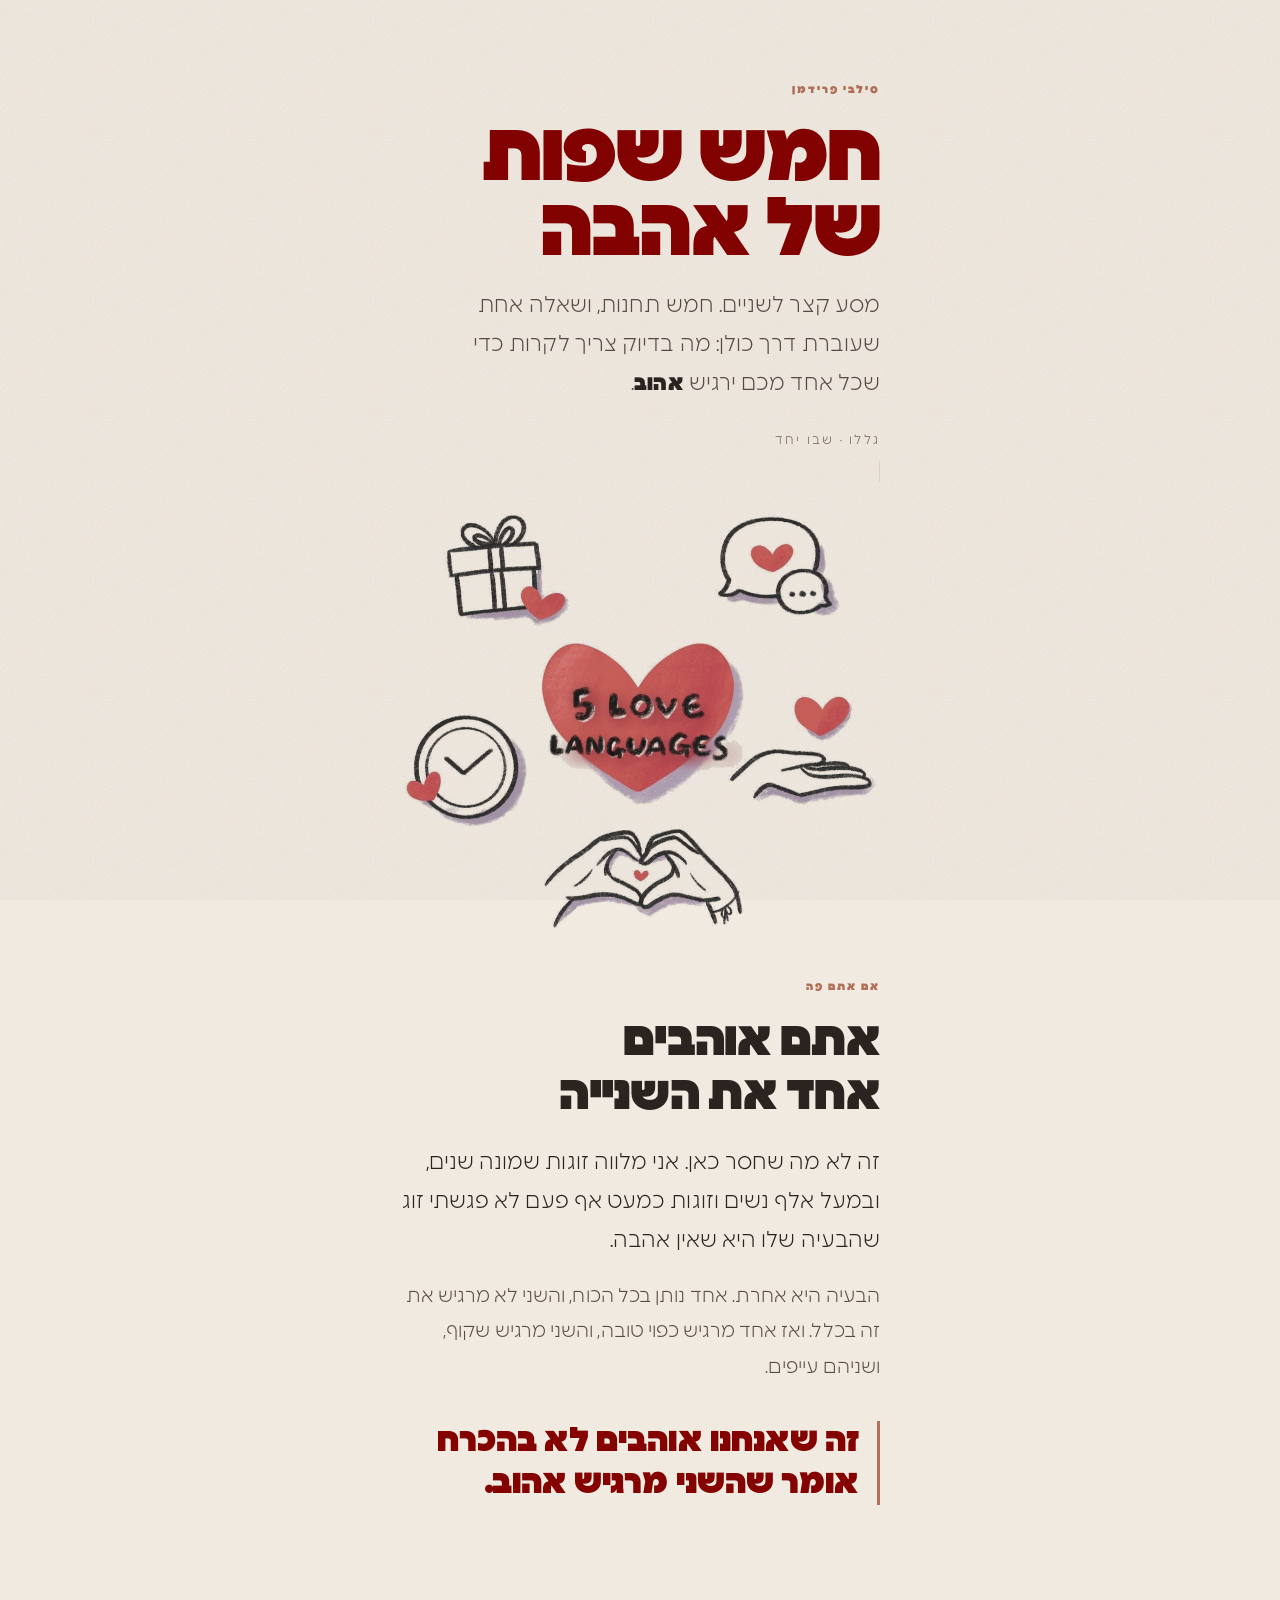
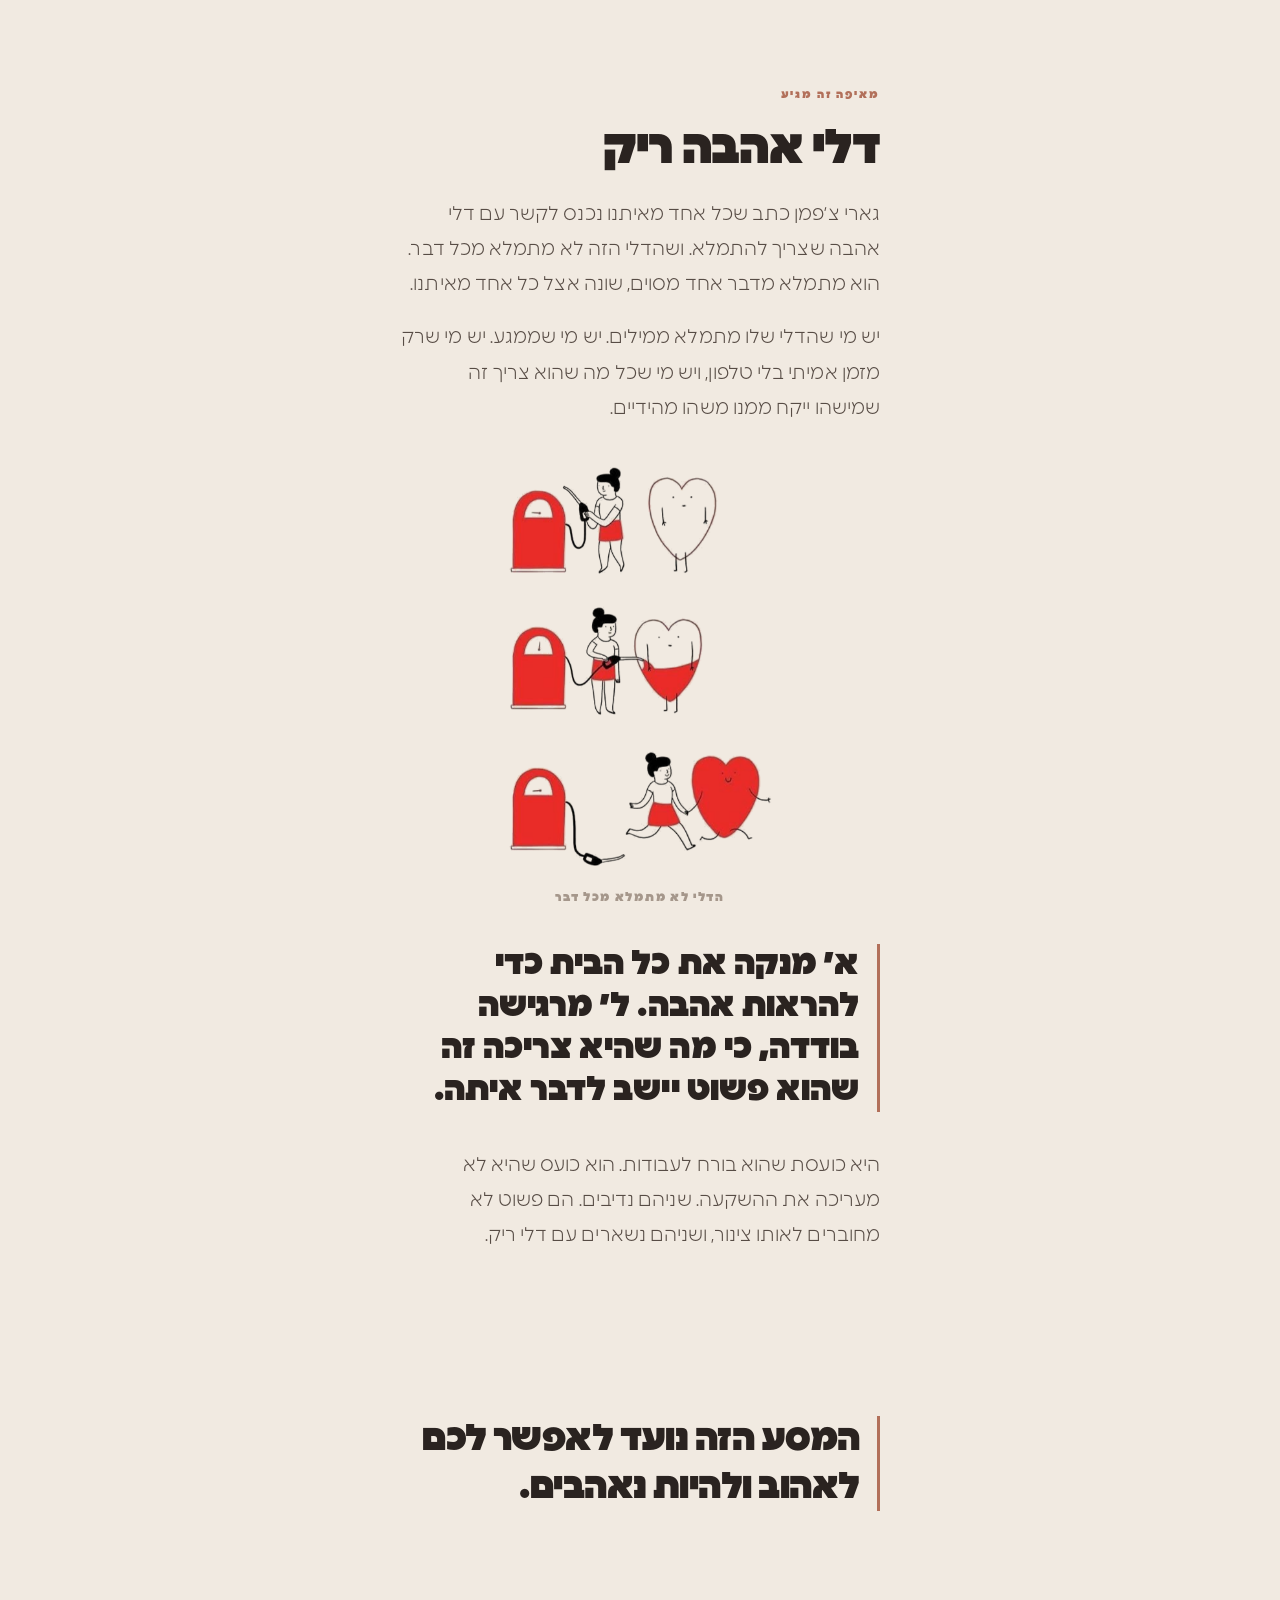
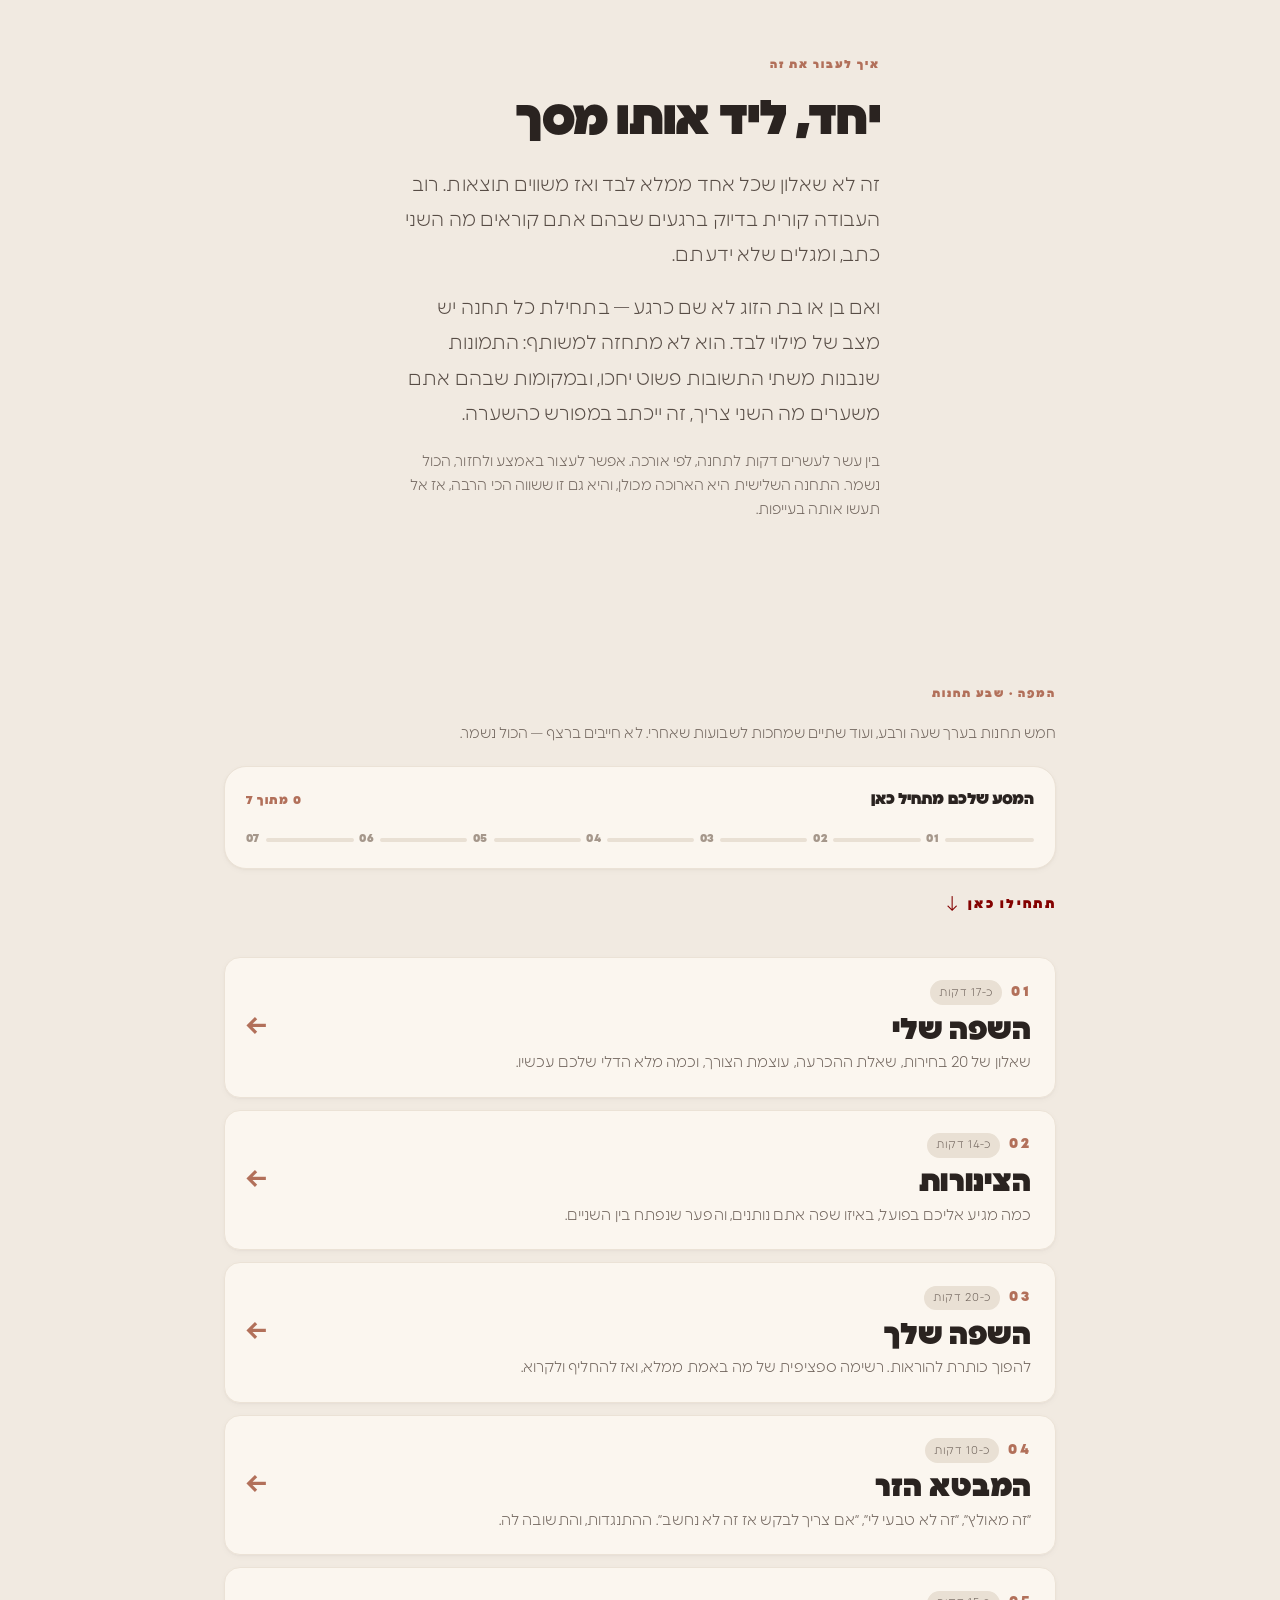
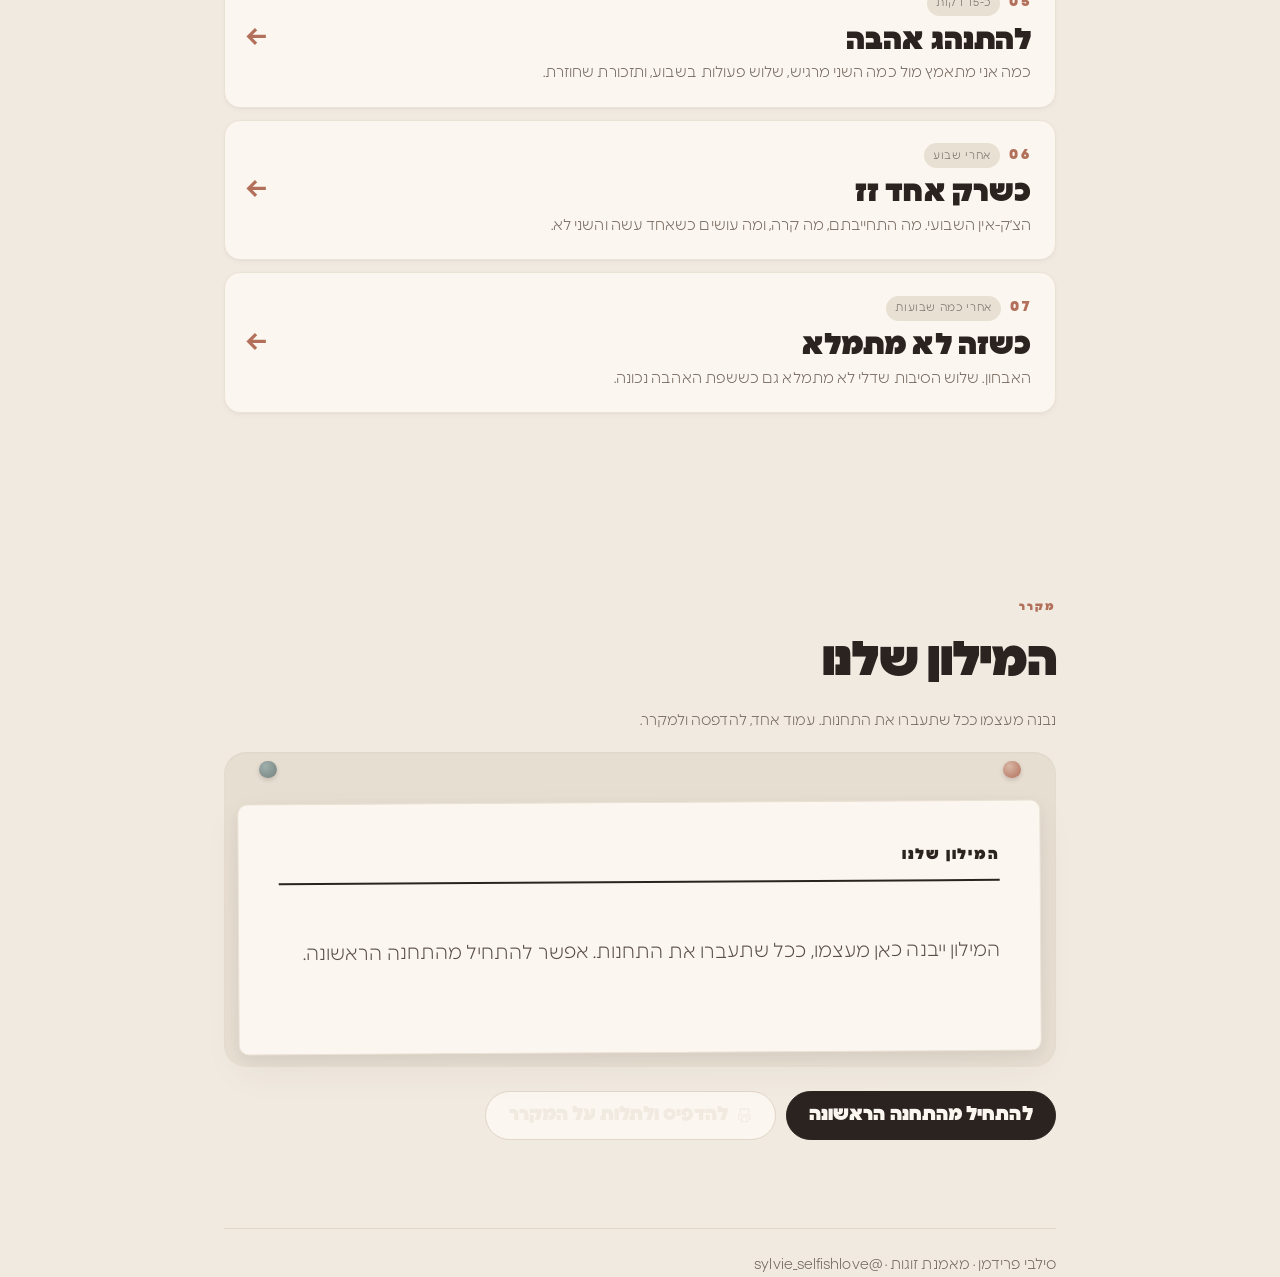
<file: index.html>
<!doctype html>
<html lang="he" dir="rtl">
<head>
<meta charset="utf-8">
<meta name="robots" content="noindex, nofollow">
<meta name="viewport" content="width=device-width, initial-scale=1, viewport-fit=cover">
<title>חמש שפות של אהבה · סילבי פרידמן</title>
<link rel="stylesheet" href="fonts.css?v=1">
<link rel="stylesheet" href="style.css?v=1">
</head>
<body>

<div id="rail"><i></i></div>

<section id="cover" class="wrap">
  <div class="rv in">
    <div class="eyebrow">סילבי פרידמן</div>
    <div class="stop">חמש שפות<br>של אהבה</div>
    <p class="sub lead">
      מסע קצר לשניים. חמש תחנות, ושאלה אחת שעוברת דרך כולן:
      מה בדיוק צריך לקרות כדי שכל אחד מכם ירגיש <em>אהוב</em>.
    </p>
    <div class="scroll-hint">גללו · שבו יחד</div>
    <figure class="illu lg">
      <img src="images/languages.png" alt="חמש שפות של אהבה — מתנה, מילים, זמן, מגע ומעשים" loading="lazy" decoding="async">
    </figure>
  </div>
</section>

<section class="wrap">
  <div class="rv">
    <div class="eyebrow">אם אתם פה</div>
    <h2>אתם אוהבים<br>אחד את השנייה</h2>
    <p class="lead">
      זה לא מה שחסר כאן. אני מלווה זוגות שמונה שנים, ובמעל אלף נשים וזוגות
      כמעט אף פעם לא פגשתי זוג שהבעיה שלו היא שאין אהבה.
    </p>
    <p>
      הבעיה היא אחרת. אחד נותן בכל הכוח, והשני לא מרגיש את זה בכלל.
      ואז אחד מרגיש כפוי טובה, והשני מרגיש שקוף, ושניהם עייפים.
    </p>
    <p class="pull red">זה שאנחנו אוהבים לא בהכרח אומר שהשני מרגיש אהוב.</p>
  </div>
</section>

<section class="wrap">
  <div class="rv">
    <div class="eyebrow">מאיפה זה מגיע</div>
    <h2>דלי אהבה ריק</h2>
    <p>
      גארי צ׳פמן כתב שכל אחד מאיתנו נכנס לקשר עם דלי אהבה שצריך להתמלא.
      ושהדלי הזה לא מתמלא מכל דבר. הוא מתמלא מדבר אחד מסוים, שונה אצל כל אחד מאיתנו.
    </p>
    <p>
      יש מי שהדלי שלו מתמלא ממילים. יש מי שממגע. יש מי שרק מזמן אמיתי בלי טלפון,
      ויש מי שכל מה שהוא צריך זה שמישהו ייקח ממנו משהו מהידיים.
    </p>
    <figure class="illu sm">
      <img src="images/filling.png" alt="דלי לב שמתמלא — מריק, לחצי, למלא" loading="lazy" decoding="async">
      <figcaption>הדלי לא מתמלא מכל דבר</figcaption>
    </figure>
    <p class="pull">
      א׳ מנקה את כל הבית כדי להראות אהבה. ל׳ מרגישה בודדה,
      כי מה שהיא צריכה זה שהוא פשוט יישב לדבר איתה.
    </p>
    <p>
      היא כועסת שהוא בורח לעבודות. הוא כועס שהיא לא מעריכה את ההשקעה.
      שניהם נדיבים. הם פשוט לא מחוברים לאותו צינור, ושניהם נשארים עם דלי ריק.
    </p>
  </div>
</section>

<section class="wrap">
  <div class="rv">
    <p class="oneline">המסע הזה נועד לאפשר לכם לאהוב ולהיות נאהבים.</p>
  </div>
</section>

<section class="wrap">
  <div class="rv">
    <div class="eyebrow">איך לעבור את זה</div>
    <h2>יחד, ליד אותו מסך</h2>
    <p>
      זה לא שאלון שכל אחד ממלא לבד ואז משווים תוצאות. רוב העבודה קורית בדיוק ברגעים
      שבהם אתם קוראים מה השני כתב, ומגלים שלא ידעתם.
    </p>
    <p>
      ואם בן או בת הזוג לא שם כרגע — בתחילת כל תחנה יש מצב של מילוי לבד.
      הוא לא מתחזה למשותף: התמונות שנבנות משתי התשובות פשוט יחכו,
      ובמקומות שבהם אתם משערים מה השני צריך, זה ייכתב במפורש כהשערה.
    </p>
    <p class="tiny">
      בין עשר לעשרים דקות לתחנה, לפי אורכה. אפשר לעצור באמצע ולחזור, הכול נשמר.
      התחנה השלישית היא הארוכה מכולן, והיא גם זו ששווה הכי הרבה, אז אל תעשו אותה בעייפות.
    </p>
  </div>
</section>

<section class="wrap wide" id="start">
  <div class="rv">
    <div class="eyebrow">המפה · שבע תחנות</div>
    <p class="tiny" style="margin-bottom:1.25rem">חמש תחנות בערך שעה ורבע, ועוד שתיים שמחכות לשבועות שאחרי. לא חייבים ברצף — הכול נשמר.</p>
    <div class="journey" id="journey"></div>
    <div class="starthere">תתחילו כאן <span aria-hidden="true">↓</span></div>
    <div class="stations">
      <a class="station" href="station-01.html" data-num="01">
        <span class="st"></span>
        <div class="n"><b>01</b><span class="tt">כ-17 דקות</span></div>
        <div class="t">השפה שלי</div>
        <div class="d">שאלון של 20 בחירות, שאלת ההכרעה, עוצמת הצורך, וכמה מלא הדלי שלכם עכשיו.</div>
      </a>
      <a class="station" href="station-02.html" data-num="02">
        <span class="st"></span>
        <div class="n"><b>02</b><span class="tt">כ-14 דקות</span></div>
        <div class="t">הצינורות</div>
        <div class="d">כמה מגיע אליכם בפועל, באיזו שפה אתם נותנים, והפער שנפתח בין השניים.</div>
      </a>
      <a class="station" href="station-03.html" data-num="03">
        <span class="st"></span>
        <div class="n"><b>03</b><span class="tt">כ-20 דקות</span></div>
        <div class="t">השפה שלך</div>
        <div class="d">להפוך כותרת להוראות. רשימה ספציפית של מה באמת ממלא, ואז להחליף ולקרוא.</div>
      </a>
      <a class="station" href="station-04.html" data-num="04">
        <span class="st"></span>
        <div class="n"><b>04</b><span class="tt">כ-10 דקות</span></div>
        <div class="t">המבטא הזר</div>
        <div class="d">״זה מאולץ״, ״זה לא טבעי לי״, ״אם צריך לבקש אז זה לא נחשב״. ההתנגדות, והתשובה לה.</div>
      </a>
      <a class="station" href="station-05.html" data-num="05">
        <span class="st"></span>
        <div class="n"><b>05</b><span class="tt">כ-15 דקות</span></div>
        <div class="t">להתנהג אהבה</div>
        <div class="d">כמה אני מתאמץ מול כמה השני מרגיש, שלוש פעולות בשבוע, ותזכורת שחוזרת.</div>
      </a>
      <a class="station" href="station-06.html" data-num="06">
        <span class="st"></span>
        <div class="n"><b>06</b><span class="tt">אחרי שבוע</span></div>
        <div class="t">כשרק אחד זז</div>
        <div class="d">הצ׳ק-אין השבועי. מה התחייבתם, מה קרה, ומה עושים כשאחד עשה והשני לא.</div>
      </a>
      <a class="station" href="station-07.html" data-num="07">
        <span class="st"></span>
        <div class="n"><b>07</b><span class="tt">אחרי כמה שבועות</span></div>
        <div class="t">כשזה לא מתמלא</div>
        <div class="d">האבחון. שלוש הסיבות שדלי לא מתמלא גם כששפת האהבה נכונה.</div>
      </a>
    </div>
    </div>
  </div>
</section>

<section class="wrap wide" id="fridgesec">
  <div class="rv">
    <div class="eyebrow">מקרר</div>
    <h2>המילון שלנו</h2>
    <p class="tiny" style="margin-bottom:.5rem">
      נבנה מעצמו ככל שתעברו את התחנות. עמוד אחד, להדפסה ולמקרר.
    </p>
    <div class="fridge">
      <span class="magnet m1" aria-hidden="true"></span>
      <span class="magnet m2" aria-hidden="true"></span>
      <div class="card" id="map"></div>
    </div>
    <div class="btnrow">
      <a class="btn solid" href="station-01.html">להתחיל מהתחנה הראשונה</a>
      <button class="btn print" type="button" onclick="window.print()"><svg viewBox="0 0 24 24" aria-hidden="true"><path d="M6 9V3h12v6M6 18H4v-7h16v7h-2M8 14h8v7H8z"/></svg>להדפיס ולתלות על המקרר</button>
    </div>
  </div>
</section>

<div class="wrap wide"><div class="stationnav">
  <span class="tiny">סילבי פרידמן · מאמנת זוגות · @sylvie_selfishlove</span>
  <span></span>
</div></div>

<script src="share.js?v=1"></script>
<script src="map.js?v=1"></script>
<script src="engine.js?v=1"></script>
<script src="ui.js?v=1"></script>
</body>
</html>
</file>
<file: fonts.css>
@font-face{font-family:"Polin";font-style:normal;font-weight:300;font-display:swap;src:url([data-uri]) format("opentype")}
@font-face{font-family:"Polin";font-style:normal;font-weight:900;font-display:swap;src:url([data-uri]) format("opentype")}
</file>
<file: style.css>
:root{
  /* ---- אווירה · חול חם, שיבולת שועל, שמנת ---- */
  --paper:#F1EAE1;        /* warm sand · הרקע */
  --sheet:#FBF6EF;        /* שמנת טבעית · משטחים */
  --oat:#E9E0D4;          /* oatmeal · עומק שקט */
  --paper-deep:#E7DED2;   /* לשכבות נמוכות יותר */

  /* ---- דיו ---- */
  --ink:#2A2320;
  --ink-soft:#574C45;
  --ink-faint:#6E625A;
  --ink-mute:#A5978B;
  --rule:#E0D5C7;
  --rule-soft:#EBE2D6;

  /* ---- מותג ומבטאים ---- */
  --crimson:#840200;      /* צבע המותג · להדגשות בלבד */
  --crimson-soft:#B6564E;
  --terra:#B2705A;        /* טרקוטה שקטה · אינטראקציה רכה */
  --terra-soft:#D8B7A6;
  --terra-wash:#F3E6DD;
  --slate:#75817E;        /* סלייט רך · רוגע */
  --slate-wash:#E8EDEB;

  /* ---- עומק ורכות ---- */
  --r-xs:6px;
  --r-sm:10px;
  --r-md:16px;
  --r-lg:22px;
  --r-xl:28px;
  --shadow-xs:0 1px 2px rgba(74,56,44,.04), 0 2px 6px rgba(74,56,44,.03);
  --shadow-sm:0 2px 6px rgba(74,56,44,.05), 0 8px 20px rgba(74,56,44,.045);
  --shadow-md:0 4px 12px rgba(74,56,44,.06), 0 16px 38px rgba(74,56,44,.06);
  --shadow-lg:0 8px 24px rgba(74,56,44,.07), 0 28px 64px rgba(74,56,44,.08);
  --shadow-in:inset 0 1px 2px rgba(74,56,44,.05);

  --measure:34rem;
  --ease:cubic-bezier(.22,.61,.36,1);
}
*{box-sizing:border-box;margin:0;padding:0}
html{scroll-behavior:smooth;-webkit-text-size-adjust:100%}
body{
  font-family:"Polin","Assistant","Arial Hebrew",system-ui,sans-serif;
  font-weight:300;
  background:var(--paper);
  color:var(--ink);
  line-height:1.85;
  letter-spacing:.004em;
  -webkit-font-smoothing:antialiased;
  text-rendering:optimizeLegibility;
  font-size:clamp(16.5px,1.05rem + .2vw,19px);
  overflow-x:hidden;
}
body::before{
  content:"";position:fixed;inset:0;pointer-events:none;z-index:9;opacity:.35;
  background-image:url("data:image/svg+xml,%3Csvg xmlns='http://www.w3.org/2000/svg' width='140' height='140'%3E%3Cfilter id='n'%3E%3CfeTurbulence type='fractalNoise' baseFrequency='.85' numOctaves='3'/%3E%3C/filter%3E%3Crect width='140' height='140' filter='url(%23n)' opacity='.42'/%3E%3C/svg%3E");
  mix-blend-mode:multiply;
}

/* ---------- progress rail ---------- */
#rail{position:fixed;top:0;right:0;left:0;height:2px;background:transparent;z-index:20}
#rail i{display:block;height:100%;width:0;background:var(--crimson);transition:width .12s linear}

/* ---------- chapters ---------- */
#chapbar{
  position:sticky;top:0;z-index:15;
  background:rgba(239,233,227,.94);backdrop-filter:saturate(1.2) blur(8px);
  border-bottom:1px solid var(--rule);
  padding:.55rem clamp(1.25rem,5vw,2rem) .6rem;
}
#chapbar .segs{display:flex;gap:4px;margin-bottom:.45rem}
#chapbar .seg{
  flex:1;border:0;background:transparent;padding:0;cursor:pointer;
  height:16px;display:flex;align-items:center;
}
#chapbar .seg i{display:block;width:100%;height:3px;background:var(--rule);transition:background .25s}
#chapbar .seg.done i{background:var(--crimson-soft)}
#chapbar .seg.now i{background:var(--crimson);height:5px}
#chapbar .seg:hover i{background:var(--crimson-soft)}
#chapbar .meta{display:flex;justify-content:space-between;align-items:baseline;gap:1rem}
#chapbar .t{font-weight:900;font-size:.95rem;line-height:1.2;color:var(--ink)}
#chapbar .c{font-size:.72rem;letter-spacing:.1em;font-weight:900;color:var(--ink-mute);white-space:nowrap}

.cbtn{
  font:inherit;font-weight:900;font-size:.95rem;
  border:1px solid var(--ink);background:transparent;color:var(--ink);
  padding:.8rem 1.6rem;cursor:pointer;transition:.18s;
  -webkit-tap-highlight-color:transparent;
}
.cbtn:hover{background:var(--ink);color:var(--paper)}
.cbtn.solid{background:var(--crimson);border-color:var(--crimson);color:#fff}
.cbtn.solid:hover{background:#a10300;border-color:#a10300}
@media print{#chapbar{display:none}}

/* ---------- layout ---------- */
.wrap{max-width:var(--measure);margin-inline:auto;padding-inline:clamp(1.25rem,5vw,2rem)}
.wide{max-width:56rem}
section{padding-block:clamp(2.75rem,7vw,4.5rem)}

/* ---------- type ---------- */
h1,h2,h3,.blk{font-weight:900;letter-spacing:-.015em;line-height:1.12}
.eyebrow{
  font-size:.7rem;letter-spacing:.18em;color:var(--ink-faint);
  font-weight:900;margin-bottom:1.1rem;
}
h2{font-size:clamp(1.9rem,1.3rem + 2.6vw,3rem);margin-bottom:1.25rem}
h3{font-size:clamp(1.25rem,1rem + 1vw,1.6rem);margin-bottom:.7rem}
p{margin-bottom:1.15rem;color:var(--ink-soft)}
p.lead{color:var(--ink);font-size:1.12em}
em{font-style:normal;color:var(--ink);font-weight:900}
.pull{
  font-weight:900;line-height:1.25;color:var(--ink);
  font-size:clamp(1.4rem,1.05rem + 1.6vw,2.1rem);
  margin-block:2.25rem;padding-inline-start:1.1rem;
  border-inline-start:3px solid var(--crimson);
}
.pull.red{color:var(--crimson)}
.voices{margin-block:2rem;display:grid;gap:.5rem;padding-inline-start:1.1rem;border-inline-start:1px solid var(--crimson-soft)}
.voices p{margin:0;font-weight:900;color:var(--crimson);line-height:1.35;font-size:clamp(1.05rem,.95rem + .55vw,1.3rem)}
.tiny{font-size:.9rem;color:var(--ink-faint);line-height:1.65}

/* ---------- cover ---------- */
#cover{display:flex;flex-direction:column;justify-content:center;position:relative;
  padding-block:clamp(2.5rem,9vw,5rem) 0}
#cover + section{padding-top:clamp(1.75rem,4.5vw,2.75rem)}
#cover .num{
  font-weight:900;font-size:clamp(7rem,26vw,15rem);line-height:.78;
  color:transparent;-webkit-text-stroke:1.5px var(--crimson-soft);
  opacity:.5;margin-bottom:-.05em;letter-spacing:-.04em;
}
#cover .stop{
  font-weight:900;font-size:clamp(3.4rem,14vw,7rem);line-height:.9;
  letter-spacing:-.03em;color:var(--crimson);
}
#cover .sub{margin-top:1.1rem;max-width:26rem;color:var(--ink-soft)}
.scroll-hint{margin-top:1.6rem;font-size:.78rem;letter-spacing:.18em;color:var(--ink-faint)}
.scroll-hint::after{content:"";display:block;width:1px;height:1.3rem;background:var(--rule);margin-top:.55rem}

/* ---------- cover image ---------- */
.coverimg{
  margin:1.1rem 0 0;
  border:1px solid var(--rule);
  background:var(--sheet);
  overflow:hidden;
  animation:coverin 1.1s cubic-bezier(.2,.7,.3,1) both .35s;
}
.coverimg img{
  display:block;width:100%;
  aspect-ratio:16/7;object-fit:cover;
  filter:grayscale(1) contrast(1.04) brightness(.98);
  transform:scale(1.02);
}
@keyframes coverin{from{opacity:0;transform:translateY(14px)}to{opacity:1;transform:none}}
@media (prefers-reduced-motion:reduce){.coverimg{animation:none}}
@media print{.coverimg{display:none}}

.bodyimg{margin:2.25rem 0 .5rem;border:1px solid var(--rule);background:var(--sheet);overflow:hidden}
.bodyimg img{display:block;width:100%;aspect-ratio:3/2;object-fit:cover;
  filter:grayscale(1) contrast(1.04) brightness(.99)}
@media print{.bodyimg{display:none}}

/* ---------- reveal ---------- */
.rv{opacity:0;transform:translateY(18px);transition:opacity .7s ease,transform .7s cubic-bezier(.2,.7,.3,1)}
.rv.in{opacity:1;transform:none}
@media (prefers-reduced-motion:reduce){.rv{opacity:1;transform:none;transition:none}}

/* ---------- modes grid ---------- */
.modes{display:grid;gap:.6rem;grid-template-columns:repeat(auto-fit,minmax(11rem,1fr));margin-block:1.75rem}
.mode{
  background:var(--sheet);border:1px solid var(--rule);padding:1rem 1.1rem;
}
.mode b{display:block;font-weight:900;font-size:1.1rem}
.mode span{display:block;font-size:.75rem;letter-spacing:.18em;color:var(--crimson);margin-bottom:.35rem}
.mode i{font-style:normal;font-size:.86rem;color:var(--ink-faint);line-height:1.5}

/* ---------- scene ---------- */
.scene{background:var(--sheet);border:1px solid var(--rule);padding:clamp(1.25rem,4vw,2rem);margin-block:2rem}
.scene .who{font-size:.72rem;letter-spacing:.2em;color:var(--crimson);margin-bottom:.2rem}
.scene .say{margin-bottom:1.35rem;color:var(--ink);line-height:1.55}
.scene .say:last-child{margin-bottom:0}
.scene .stage{color:var(--ink-faint);font-size:.92rem}

/* ---------- two-side compare ---------- */
.sides{display:grid;gap:1px;background:var(--rule);border:1px solid var(--rule);margin-block:2rem}
@media(min-width:640px){.sides{grid-template-columns:1fr 1fr}}
.side{background:var(--sheet);padding:1.25rem}
.side h4{font-weight:900;font-size:1.05rem;margin-bottom:.9rem}
.side dl{display:grid;gap:.65rem}
.side dt{font-size:.76rem;letter-spacing:.14em;color:var(--ink-faint);font-weight:900}
.side dd{color:var(--ink-soft);line-height:1.5;font-size:.95rem}

/* ---------- question panels ---------- */
.q{
  background:var(--sheet);border:1px solid var(--rule);
  border-inline-start:3px solid var(--crimson);
  padding:clamp(1.25rem,4vw,2rem);margin-block:2.5rem;
}
.q > .eyebrow{color:var(--crimson);margin-bottom:.5rem}
.q h3{margin-bottom:1.25rem}
.pair{display:grid;gap:1.75rem}
@media(min-width:700px){.pair{grid-template-columns:1fr 1fr;gap:1px;background:var(--rule)}
  .pair > div{background:var(--sheet);padding-inline:1.25rem}
  .pair > div:first-child{padding-inline-start:0}
  .pair > div:last-child{padding-inline-end:0}}
.pname{font-weight:900;font-size:1.05rem;margin-bottom:.9rem;padding-bottom:.5rem;border-bottom:1px solid var(--rule)}

.opts{display:grid;gap:.4rem;margin-bottom:1.4rem}
.opt{
  display:block;background:transparent;border:1px solid var(--rule);
  padding:.7rem .9rem;cursor:pointer;text-align:start;font:inherit;color:var(--ink);
  transition:border-color .18s,background .18s;line-height:1.4;
}
.opt:hover{border-color:var(--crimson-soft)}
.opt small{display:block;color:var(--ink-faint);font-size:.82rem;margin-top:.15rem}
.opt[aria-pressed="true"]{background:var(--crimson);border-color:var(--crimson);color:#fff}
.opt[aria-pressed="true"] small{color:rgba(255,255,255,.72)}
.opt .en{font-size:.68rem;letter-spacing:.16em;opacity:.6;margin-inline-start:.5rem}

.field{margin-bottom:1.3rem}
.field > label{display:block;font-size:.76rem;letter-spacing:.14em;color:var(--ink-faint);margin-bottom:.55rem;font-weight:900}
.field > label.stem{
  font-size:1.02rem;font-weight:900;letter-spacing:-.005em;color:var(--ink);
  line-height:1.5;margin-bottom:.75rem;
}
.chips{display:flex;flex-wrap:wrap;gap:.35rem;margin-bottom:.5rem}
.chip{
  border:1px solid var(--rule);background:transparent;color:var(--ink-soft);
  font:inherit;font-size:.85rem;padding:.32rem .7rem;border-radius:999px;cursor:pointer;
  transition:.15s;line-height:1.4;
}
.chip:hover{border-color:var(--crimson-soft);color:var(--ink)}
.chip[aria-pressed="true"]{background:var(--ink);border-color:var(--ink);color:var(--sheet)}
input[type=text],textarea{
  width:100%;font:inherit;color:var(--ink);background:transparent;
  border:0;border-bottom:1px solid var(--rule);padding:.45rem 0;resize:none;line-height:1.6;
}
input[type=text]:focus,textarea:focus{outline:none;border-bottom-color:var(--crimson)}
input::placeholder,textarea::placeholder{color:var(--ink-mute);opacity:1}

.shared{max-width:30rem}
.shared .big{
  font-family:inherit;font-weight:900;font-size:clamp(1.3rem,1.1rem + 1vw,1.8rem);
  text-align:center;border-bottom-width:2px;padding-block:.7rem;
}
.durations{display:flex;flex-wrap:wrap;gap:.4rem}
.durations .opt{flex:1 1 8rem;text-align:center}

.gender{display:inline-flex;border:1px solid var(--rule);overflow:hidden;margin-inline-start:.6rem}
.gender button{
  font:inherit;font-size:.85rem;padding:.28rem .85rem;border:0;background:transparent;
  color:var(--ink-faint);cursor:pointer;
}
.gender button[aria-pressed="true"]{background:var(--ink);color:var(--sheet)}

/* ---------- assembled sentence ---------- */
.assembled{
  background:var(--paper);border:1px dashed var(--rule);padding:1.25rem;
  font-weight:900;line-height:1.55;font-size:1.05rem;color:var(--ink);
}
.assembled .fl{margin-bottom:1.1rem}
.assembled .fl:last-child{margin-bottom:0}
.assembled .who{display:block;font-size:.7rem;letter-spacing:.18em;font-weight:300;color:var(--crimson);margin-bottom:.3rem}
.field.early{border-top:1px solid var(--rule);padding-top:1.1rem}
.field.early > label{color:var(--crimson)}
.person .early-p{margin-bottom:.85rem}
.person .early-p strong{display:block;font-size:.7rem;letter-spacing:.16em;color:var(--ink-faint);font-weight:300;margin-bottom:.2rem}
.person .learned{margin-top:1rem;border-top:1px solid var(--rule);padding-top:.9rem}
.person .learned p{margin-bottom:.6rem;font-size:.95rem}
.person .learned p:last-child{margin-bottom:0}
.person .learned strong{display:block;font-size:.7rem;letter-spacing:.16em;color:var(--ink-faint);font-weight:300;margin-bottom:.2rem}
.person .fullline-p{margin-top:.85rem;color:var(--ink-soft);font-size:.95rem;line-height:1.55}
.assembled mark{background:transparent;color:var(--crimson);border-bottom:2px solid var(--crimson-soft);padding-bottom:1px}

/* ---------- visuals in the card ---------- */
.vis{margin:0 0 2rem;padding-bottom:1.75rem;border-bottom:1px solid var(--rule)}
.vis figcaption{font-size:.72rem;letter-spacing:.16em;font-weight:900;color:var(--crimson);margin-bottom:1rem}
.vis .combo{margin:1.1rem 0 0;font-size:.95rem;line-height:1.6;color:var(--ink-soft)}
.vis .combo b{color:var(--ink);font-weight:900}

.vis.empty{background:var(--paper);border:1px dashed var(--rule);padding:1.4rem 1.25rem;text-align:center}
.vis.empty .hint{margin:0 0 1.1rem;color:var(--ink-soft);font-size:.95rem;line-height:1.6}
.vis.empty .cbtn{padding:.6rem 1.3rem;font-size:.9rem}

/* מטריצה */
.mx{display:grid;grid-template-columns:auto 1fr auto;grid-template-rows:auto 1fr auto;gap:.5rem;align-items:center}
.mx .ax{font-size:.68rem;letter-spacing:.14em;font-weight:900;color:var(--ink-mute);text-align:center;white-space:nowrap}
.mx .ax.t{grid-area:1/2/2/3}
.mx .ax.b{grid-area:3/2/4/3}
.mx .ax.r{grid-area:2/3/3/4;writing-mode:vertical-rl}
.mx .ax.l{grid-area:2/1/3/2;writing-mode:vertical-rl}
.mx .grid{grid-area:2/2/3/3;display:grid;grid-template-columns:1fr 1fr;gap:1px;background:var(--rule);border:1px solid var(--rule)}
.qd{background:var(--paper);padding:.9rem .85rem;min-height:5.6rem;display:flex;flex-direction:column;gap:.1rem}
.qd .en{font-size:.62rem;letter-spacing:.16em;color:var(--ink-mute);font-weight:900}
.qd b{font-weight:900;font-size:1rem;line-height:1.2}
.qd.on{background:var(--sheet);box-shadow:inset 0 0 0 2px var(--crimson)}
.qd .pins{display:flex;flex-wrap:wrap;gap:.3rem;margin-top:auto;padding-top:.5rem}
.qd .pins em{font-style:normal;font-weight:900;font-size:.78rem;background:var(--crimson);color:#fff;padding:.16rem .55rem;border-radius:999px}

/* סולם */
.ladderv{list-style:none;display:grid;gap:1px;background:var(--rule);border:1px solid var(--rule)}
.ladderv li{background:var(--paper);display:flex;align-items:center;gap:.75rem;padding:.7rem .9rem}
.ladderv li.on{background:var(--sheet);box-shadow:inset 3px 0 0 var(--crimson)}
.ladderv .n{font-weight:900;font-size:.68rem;letter-spacing:.1em;color:var(--ink-mute)}
.ladderv .lbl{font-weight:900;font-size:.95rem;flex:1}
.ladderv .pins{display:flex;gap:.3rem}
.ladderv .pins em{font-style:normal;font-weight:900;font-size:.78rem;background:var(--crimson);color:#fff;padding:.16rem .55rem;border-radius:999px}

/* סקאלה */
.scale{display:grid;gap:.5rem}
@media(min-width:620px){.scale{grid-template-columns:repeat(4,1fr)}}
.scale .st{display:flex;align-items:center;gap:.6rem}
@media(min-width:620px){.scale .st{flex-direction:column;align-items:stretch;gap:.45rem}}
.scale .st i{display:block;height:5px;background:var(--rule);flex:0 0 2.5rem;border-radius:2px}
@media(min-width:620px){.scale .st i{flex:none}}
.scale .st span{font-size:.85rem;line-height:1.4;color:var(--ink-mute);font-weight:900}
.scale .st.pre i{background:var(--crimson-soft)}
.scale .st.on i{background:var(--crimson);height:8px}
.scale .st.on span{color:var(--ink)}

/* ---------- final card ---------- */
#cardsec{background:var(--ink);color:var(--paper)}
#cardsec .eyebrow{color:var(--crimson-soft)}
#cardsec h2{color:var(--paper)}
.card{background:var(--sheet);color:var(--ink);padding:clamp(1.5rem,5vw,2.5rem);margin-top:1.5rem}
.card .cardhead{
  display:flex;justify-content:space-between;align-items:baseline;
  border-bottom:2px solid var(--ink);padding-bottom:.6rem;margin-bottom:1.75rem;
  font-size:.74rem;letter-spacing:.18em;color:var(--ink-faint);gap:1rem;
}
.card .cardhead b{font-weight:900;font-size:.95rem;letter-spacing:.12em;color:var(--ink)}
.person{margin-bottom:2rem;padding-bottom:2rem;border-bottom:1px solid var(--rule)}
.person:last-of-type{border-bottom:0}
.person .hd{display:flex;align-items:baseline;gap:.6rem;margin-bottom:.9rem}
.person .hd b{font-weight:900;font-size:1.35rem}
.person .row{margin-top:.35rem}
.person .hd span{font-size:.7rem;letter-spacing:.18em;color:var(--crimson)}
.person p{margin-bottom:.85rem;color:var(--ink-soft);line-height:1.6}
.person .do{
  background:var(--paper);padding:.9rem 1.1rem;border-inline-start:3px solid var(--crimson);
  color:var(--ink);margin-bottom:0;
}
.person .do strong{display:block;font-size:.7rem;letter-spacing:.18em;color:var(--crimson);font-weight:300;margin-bottom:.35rem}
.person .says{font-weight:900;color:var(--ink);margin-top:.85rem}
.agreement{border-top:2px solid var(--ink);padding-top:1.5rem;margin-top:.5rem}
.agreement h4{font-weight:900;font-size:1.1rem;margin-bottom:1rem}
.agreement .row,.person .row{display:flex;gap:.75rem;justify-content:space-between;padding-block:.5rem;border-bottom:1px solid var(--rule);font-size:.95rem}
.agreement .row b,.person .row b{font-weight:900}
.agreement .full{margin-top:1.25rem;font-weight:900;line-height:1.55}

.btnrow{display:flex;flex-wrap:wrap;gap:.6rem;margin-top:1.5rem}
.btn{
  font:inherit;font-weight:900;border:1px solid var(--paper);background:transparent;color:var(--paper);
  padding:.7rem 1.4rem;cursor:pointer;transition:.18s;text-decoration:none;display:inline-block;line-height:1.3;
}
.btn:hover{background:var(--paper);color:var(--ink)}
.btn.solid{background:var(--crimson);border-color:var(--crimson);color:#fff}
.btn.solid:hover{background:#a10300;border-color:#a10300;color:#fff}

.locked{opacity:.4;pointer-events:none;transition:opacity .4s}

hr.rule{border:0;border-top:1px solid var(--rule);margin-block:2.5rem}

@media print{
  body{background:#fff}
  body::before,#rail{display:none}
  /* בתחנה מדפיסים את הכרטיס. בעמוד הבית את המילון למקרר. */
  section:not(#cardsec):not(#fridgesec){display:none}
  #cardsec,#fridgesec{background:#fff;color:#000;padding:0}
  #cardsec h2,#cardsec .eyebrow,.btnrow{display:none}
  .card{border:1px solid #000}
}

/* ---------- intro ---------- */
.skip{margin-top:1.1rem}
.skip a{font-size:.82rem;font-weight:900;letter-spacing:.04em;color:var(--ink-faint);text-decoration:none;border-bottom:1px solid var(--rule);padding-bottom:2px}
.skip a:hover{color:var(--crimson);border-bottom-color:var(--crimson-soft)}

.promises{display:grid;gap:1px;background:var(--rule);border:1px solid var(--rule);margin-block:1.75rem}
@media(min-width:560px){.promises{grid-template-columns:1fr 1fr}}
.promises > div{background:var(--sheet);padding:1.05rem 1.15rem;font-weight:900;line-height:1.35;font-size:1rem}
.promises i{display:block;font-style:normal;font-weight:300;font-size:.9rem;color:var(--ink-faint);line-height:1.5;margin-top:.35rem}
.promises span{display:block;font-weight:300;font-size:.72rem;letter-spacing:.18em;color:var(--crimson);margin-bottom:.35rem}

.bignum{font-weight:900;color:var(--crimson);line-height:.9;letter-spacing:-.03em;
  font-size:clamp(4rem,3rem + 9vw,7.5rem);margin-block:1.5rem .4rem}

.curve{margin:2rem 0 2.5rem;border:1px solid var(--rule);background:var(--sheet);padding:1.25rem 1rem 1.1rem}
.curve figcaption{font-size:.7rem;font-weight:900;letter-spacing:.18em;color:var(--crimson);margin-bottom:.4rem;padding-inline:.4rem}
.curve svg{display:block;width:100%;height:auto;overflow:visible}
.curve .base{stroke:var(--rule);stroke-width:1;stroke-dasharray:4 5}
.curve .line{fill:none;stroke:var(--crimson);stroke-width:3.5;stroke-linecap:round}
.curve .dot{fill:var(--ink)}
.curve .dot.hi{fill:var(--crimson)}
.curve .lb{font-family:"Polin",sans-serif;font-weight:900;font-size:15px;fill:var(--ink);text-anchor:middle}
.curve .lb.hi{fill:var(--crimson)}
.curve .sm{font-family:"Polin",sans-serif;font-weight:300;font-size:11.5px;fill:var(--ink-soft);text-anchor:middle}
.curve .tiny{margin:.9rem .4rem 0}

/* ---------- hub / map ---------- */
.starthere{
  display:flex;align-items:center;gap:.55rem;
  font-weight:900;font-size:.8rem;letter-spacing:.18em;color:var(--crimson);
  margin-bottom:.75rem;
}
.starthere span{
  font-size:1.15rem;line-height:1;font-weight:300;
  animation:nudge 2s ease-in-out infinite;
}
@keyframes nudge{0%,100%{transform:translateY(0)}50%{transform:translateY(5px)}}
@media (prefers-reduced-motion:reduce){.starthere span{animation:none}}

.stations{display:grid;gap:1px;background:var(--rule);border:1px solid var(--rule);margin-block:2.5rem}
a.station{
  display:block;background:var(--sheet);padding:1.4rem 1.5rem;text-decoration:none;color:inherit;
  transition:background .18s;position:relative;
  padding-inline-end:3.6rem;
  -webkit-tap-highlight-color:transparent;
}
a.station::after{
  content:"←";
  position:absolute;inset-inline-end:1.3rem;inset-block-start:50%;
  transform:translateY(-50%);
  font-size:1.5rem;line-height:1;font-weight:900;color:var(--crimson);
  transition:transform .2s cubic-bezier(.2,.7,.3,1);
}
a.station:hover{background:#fff}
a.station:hover::after{transform:translateY(-50%) translateX(-5px)}
a.station:active{background:var(--paper)}
a.station:active::after{transform:translateY(-50%) translateX(-9px)}
a.station:focus-visible{outline:2px solid var(--crimson);outline-offset:-2px}
a.station .n{font-weight:900;font-size:.72rem;letter-spacing:.2em;color:var(--crimson-soft)}
a.station .t{font-weight:900;font-size:clamp(1.35rem,1.1rem + 1.2vw,1.85rem);line-height:1.15;margin-block:.15rem .35rem}
a.station .d{font-size:.92rem;color:var(--ink-faint);line-height:1.5}
a.station .st{
  position:absolute;inset-inline-end:1.5rem;inset-block-start:1.5rem;
  font-size:.68rem;letter-spacing:.16em;color:var(--ink-mute);
}
a.station.done .st{color:var(--crimson)}
a.station.done .t::after{content:" ✓";color:var(--crimson);font-size:.7em;vertical-align:.15em}

.mapteaser{margin-top:1.1rem;text-align:center}
[hidden]{display:none!important}

/* ---------- station nav ---------- */
.stationnav{display:flex;justify-content:space-between;gap:1rem;align-items:center;
  border-top:1px solid var(--rule);padding-top:1.5rem;margin-top:1rem}
.stationnav a{color:var(--ink-faint);text-decoration:none;font-size:.85rem;letter-spacing:.1em;font-weight:900}
.stationnav a:hover{color:var(--crimson)}

/* ---------- misc ---------- */
.ladder{counter-reset:s;display:grid;gap:.5rem;margin-block:1.75rem}
.ladder li{list-style:none;display:flex;gap:.9rem;align-items:baseline;
  background:var(--sheet);border:1px solid var(--rule);padding:.75rem 1rem}
.ladder li::before{counter-increment:s;content:counter(s,decimal-leading-zero);
  font-weight:900;font-size:.72rem;letter-spacing:.1em;color:var(--crimson)}
.notlist{display:grid;gap:.4rem;margin-block:1.5rem}
.notlist p{margin:0;color:var(--ink-faint)}
.notlist p b{color:var(--ink);font-weight:900}
.vs{display:grid;gap:1px;background:var(--rule);border:1px solid var(--rule);margin-block:2rem}
@media(min-width:640px){.vs{grid-template-columns:1fr 1fr}}
.vs > div{background:var(--sheet);padding:1.25rem}
.vs .lbl{font-size:.76rem;letter-spacing:.14em;color:var(--ink-faint);margin-bottom:.5rem;font-weight:900}
.vs .no{color:var(--ink-faint);text-decoration:line-through}
.vs .yes{color:var(--ink);font-weight:900}

/* ============================================================
   חמש שפות של אהבה · הרכיבים החדשים
   ============================================================ */

/* הכותרת של התחנה, בעברית */
#cover .stop{font-size:clamp(2.6rem,10.5vw,5.2rem);letter-spacing:-.02em}

/* ---------- חמש השפות, כרטיסים ---------- */
.langs{display:grid;gap:1px;background:var(--rule);border:1px solid var(--rule);margin-block:2rem}
@media(min-width:640px){.langs{grid-template-columns:1fr 1fr}}
.lang{background:var(--sheet);padding:1.3rem 1.25rem}
.lang b{display:block;font-weight:900;font-size:1.15rem;line-height:1.3;margin-bottom:.35rem}
.lang i{display:block;font-style:normal;color:var(--ink-soft);font-size:.95rem;line-height:1.55;margin-bottom:.7rem}
.lang u{display:block;text-decoration:none;font-size:.76rem;letter-spacing:.13em;font-weight:900;color:var(--crimson)}

/* ---------- השאלון ---------- */
.qzcount{font-size:.72rem;letter-spacing:.14em;font-weight:900;color:var(--ink-mute);margin-bottom:1rem}
.qzcount.full{color:var(--crimson)}
.qz{display:grid;gap:1.15rem;list-style:none}
.qz li{display:grid;gap:.4rem}
.qz .n{font-size:.68rem;letter-spacing:.14em;font-weight:900;color:var(--ink-mute)}
.qz li.on .n{color:var(--crimson)}
.qz .two{display:grid;gap:.35rem}
.qz .opt{font-size:.95rem;padding:.6rem .8rem}

/* ---------- הדירוג ---------- */
.bars{display:grid;gap:.55rem;list-style:none}
.bars li{display:grid;grid-template-columns:8.5rem 1fr auto;gap:.6rem;align-items:center}
.bars .lb{font-size:.86rem;color:var(--ink-soft);line-height:1.3}
.bars .br{display:block;height:.5rem;background:var(--rule);position:relative}
.bars .br i{display:block;height:100%;background:var(--ink-mute)}
.bars .nn{font-size:.75rem;font-weight:900;color:var(--ink-mute);min-width:1ch}
.bars li.top .lb{color:var(--ink);font-weight:900}
.bars li.top .br i{background:var(--crimson)}
.bars li.top .nn{color:var(--crimson)}
@media(max-width:460px){.bars li{grid-template-columns:7rem 1fr auto}}

/* ---------- החוגה ---------- */
.dial{display:grid;grid-template-columns:repeat(10,1fr);gap:2px}
.dial button{
  /* מטרת מגע של 44 פיקסל לפחות. aspect-ratio הוריד אותה ל-34 במסכים צרים. */
  min-height:2.75rem;border:1px solid var(--rule);background:transparent;
  font:inherit;font-size:.85rem;font-weight:900;color:var(--ink-faint);cursor:pointer;
  transition:background .15s,color .15s,border-color .15s;padding:0;
}
.dial button:hover{border-color:var(--crimson-soft);color:var(--ink)}
.dial button[aria-pressed="true"]{background:var(--crimson);border-color:var(--crimson);color:var(--sheet)}
.dends{display:flex;justify-content:space-between;margin-top:.4rem;
  font-size:.7rem;letter-spacing:.1em;color:var(--ink-mute);font-weight:900}

/* ---------- בניית הרשימה ---------- */
.lbl{display:block;font-size:.76rem;letter-spacing:.14em;color:var(--ink-faint);
  margin-bottom:.55rem;font-weight:900}
.exl{margin-bottom:.5rem}
.chips.ex{margin-bottom:1.1rem}
.lb{display:grid;gap:.55rem;list-style:none}
.lb li{display:grid;grid-template-columns:auto 1fr;gap:.55rem;align-items:baseline;
  border-bottom:1px solid var(--rule);padding-bottom:.5rem}
.lb li:has(.stem){grid-template-columns:auto auto 1fr}
.lb .n{font-size:.72rem;font-weight:900;color:var(--ink-mute)}
.lb .stem{font-size:.92rem;font-weight:900;color:var(--ink-faint);white-space:nowrap}
.lb input{border:0;padding:.15rem 0;font-size:.98rem}
.lb input:focus{outline:none;box-shadow:none}
@media(max-width:520px){
  .lb li:has(.stem){grid-template-columns:auto 1fr}
  .lb .stem{grid-column:1/-1;white-space:normal}
}

/* ---------- הרשימה של השני, לקריאה ---------- */
.mir{display:grid;gap:.5rem;list-style:none}
.mir li{border-inline-start:2px solid var(--crimson-soft);padding-inline-start:.75rem;
  font-size:.98rem;line-height:1.5;color:var(--ink)}

/* ---------- מפת השפות · הכרטיס ---------- */
.lgrid{display:grid;gap:1px;background:var(--rule);border:1px solid var(--rule)}
@media(min-width:560px){.lgrid{grid-template-columns:1fr 1fr}}
.lp{background:var(--sheet);padding:1.15rem 1.1rem}
.lp .hd{display:flex;flex-wrap:wrap;gap:.5rem;align-items:baseline;
  margin-bottom:.9rem;padding-bottom:.5rem;border-bottom:1px solid var(--rule)}
.lp .hd b{font-weight:900;font-size:1rem}
.lp .hd span{font-size:.74rem;letter-spacing:.13em;font-weight:900;color:var(--crimson)}
.lp .tk{margin:.85rem 0 0;font-size:.82rem;color:var(--ink-faint)}
.lp .tk b{color:var(--ink);font-weight:900}
.vis .combo.ok b{color:var(--ink)}
.vis .combo.miss b{color:var(--crimson)}

/* ---------- הצינורות המוצלבים ---------- */
.cross{display:grid;gap:1px;background:var(--rule);border:1px solid var(--rule)}
.cr{background:var(--sheet);padding:1.05rem 1.1rem;display:grid;
  grid-template-columns:1fr auto 1fr;gap:.8rem;align-items:center}
.cr .from,.cr .to{display:grid;gap:.15rem;min-width:0}
.cr b{font-weight:900;font-size:.95rem}
.cr i{font-style:normal;font-size:.82rem;color:var(--ink-faint);line-height:1.4}
.cr .arw{font-size:1.2rem;color:var(--ink-mute);font-weight:900}
.cr.hit .arw{color:var(--crimson)}
.cr.hit i{color:var(--ink-soft)}
@media(max-width:460px){
  .cr{grid-template-columns:1fr;gap:.4rem;text-align:start}
  .cr .arw{transform:rotate(-90deg);justify-self:start}
}

/* ---------- מד הפער ---------- */
.gaps{display:grid;gap:1px;background:var(--rule);border:1px solid var(--rule)}
@media(min-width:560px){.gaps{grid-template-columns:1fr 1fr}}
.gp{background:var(--sheet);padding:1.15rem 1.1rem}
.gp .hd{margin-bottom:.9rem;padding-bottom:.5rem;border-bottom:1px solid var(--rule)}
.gp .hd b{font-weight:900;font-size:1rem}
.gr{margin-bottom:.85rem}
.gr:last-child{margin-bottom:0}
.gr .lb{display:block;font-size:.76rem;color:var(--ink-faint);margin-bottom:.3rem;line-height:1.4}
.gr.sm .lb{color:var(--ink-mute)}
.gb{display:flex;align-items:center;gap:.5rem}
.gb i{display:block;height:.55rem;background:var(--ink-mute);flex:0 0 auto}
.gb em{font-style:normal;font-size:.78rem;font-weight:900;color:var(--ink-faint)}
.gb.e i{background:var(--ink)}
.gb.f i{background:var(--crimson)}
.gb.g i{background:var(--rule);outline:1px solid var(--ink-mute);outline-offset:-1px}
.gb.f em{color:var(--crimson)}

/* ---------- רשימות בכרטיס ---------- */
.person .lst{margin-bottom:1rem}
.person .lst strong{display:block;font-size:.7rem;letter-spacing:.16em;
  color:var(--ink-faint);font-weight:300;margin-bottom:.4rem}
.person .lst ol{padding-inline-start:1.1rem;display:grid;gap:.3rem}
.person .lst li{font-size:.95rem;line-height:1.5;color:var(--ink-soft)}
.person .lst.do{background:var(--paper);border:1px dashed var(--rule);padding:1rem 1.1rem}
.person .lst.do strong{color:var(--crimson);font-weight:900}
.person .lst.do li{color:var(--ink)}

/* ---------- ההתנגדויות ---------- */
.objections{display:grid;gap:1px;background:var(--rule);border:1px solid var(--rule);margin-block:2rem}
.obj{background:var(--sheet);padding:1.25rem}
.obj .said{font-weight:900;font-size:1.05rem;color:var(--crimson);margin-bottom:.6rem;line-height:1.4}
.obj p{margin:0;font-size:.97rem;line-height:1.65}

/* השאלון · חמש עשרה בחירות בטור, מילוי מלא היה כבד מדי.
   הנבחר מסומן בקו, בצבע ובמשקל, ולא בבלוק אטום. */
.qz .opt[aria-pressed="true"]{
  background:rgba(132,2,0,.06);
  border-color:var(--crimson);
  color:var(--crimson);
  font-weight:900;
  box-shadow:inset 2px 0 0 var(--crimson);
}
.qz .opt[aria-pressed="false"]{color:var(--ink-soft)}


/* ---------- תיקו בשאלון ---------- */
.bars li.tied .lb{color:var(--ink);font-weight:900}
.bars li.tied .br i{background:var(--crimson-soft)}

/* ---------- מה הנחנו · תחנה 02 ---------- */
.lp .mv{margin:.1rem 0 0;font-weight:900;font-size:1.02rem;color:var(--ink)}
.lp .mv.ok{color:var(--ink)}
.lp .mv.miss{color:var(--crimson)}
.lp .gr{margin-bottom:.85rem}
.lp .gr:last-child{margin-bottom:0}

/* ---------- העברה בין מכשירים ---------- */
.transfer{background:var(--sheet);border:1px solid var(--rule);padding:1.4rem 1.25rem;margin-block:1.5rem}
.transfer h4{font-weight:900;font-size:1.05rem;margin-bottom:.5rem}
.transfer textarea{
  width:100%;font:inherit;font-size:.78rem;line-height:1.5;color:var(--ink-soft);
  background:var(--paper);border:1px solid var(--rule);padding:.7rem;margin-block:.8rem;
  resize:vertical;font-family:ui-monospace,SFMono-Regular,Menlo,monospace;direction:ltr;text-align:left;
}
.transfer .msg{font-size:.85rem;font-weight:900;margin-top:.6rem;min-height:1.2em}
.transfer .msg.ok{color:var(--crimson)}

/* ---------- בחירת מצב · יחד או לבד ---------- */
.modepick{grid-column:1/-1;display:flex;flex-wrap:wrap;gap:.4rem;margin-bottom:1.4rem}
.modepick button{
  flex:1 1 10rem;min-height:2.75rem;padding:.6rem .9rem;border:1px solid var(--rule);
  background:transparent;font:inherit;font-size:.92rem;font-weight:900;
  color:var(--ink-faint);cursor:pointer;transition:all .16s;
}
.modepick button:hover{border-color:var(--crimson-soft);color:var(--ink)}
.modepick button[aria-pressed="true"]{background:var(--ink);border-color:var(--ink);color:var(--sheet)}
@media(min-width:700px){#names.pair{grid-template-columns:1fr 1fr}}
.person .soloq,.lst.do .soloq{margin:0;font-size:.92rem;line-height:1.55;color:var(--ink-soft)}
#solonote:not(:empty){
  display:block;margin-top:1.1rem;padding:.9rem 1rem;background:var(--paper);
  border:1px dashed var(--rule);font-size:.88rem;line-height:1.6;color:var(--ink-soft);
}

/* ---------- סימון השערה במצב סולו ---------- */
.person .do.guess,.person .lst.do.guess{border-style:dotted}
.person .tag{
  font-style:normal;font-size:.62rem;letter-spacing:.16em;font-weight:900;
  color:var(--sheet);background:var(--crimson-soft);padding:.15rem .45rem;
  margin-inline-start:.4rem;vertical-align:.1em;
}

/* ---------- השאלון · שאלה אחת על המסך ---------- */
.quizstep{background:var(--sheet);border:1px solid var(--rule);padding:1.25rem}
.qhead{display:flex;flex-wrap:wrap;gap:.9rem;align-items:center;justify-content:space-between;
  margin-bottom:1.25rem;padding-bottom:.9rem;border-bottom:1px solid var(--rule)}
.qn{font-weight:900;font-size:1.5rem;letter-spacing:-.02em;color:var(--crimson);white-space:nowrap}
.qn i{font-style:normal;font-size:.72rem;letter-spacing:.14em;color:var(--ink-mute);margin-inline-start:.2rem}
.qdots{display:flex;flex-wrap:wrap;gap:3px;flex:1;justify-content:flex-end}
.qdot{width:1.1rem;height:1.1rem;padding:0;border:0;background:transparent;cursor:pointer;
  display:grid;place-items:center}
.qdot i{display:block;width:.45rem;height:.45rem;background:var(--rule);transition:all .16s}
.qdot.full i{background:var(--ink-mute)}
.qdot.now i{background:var(--crimson);width:.7rem;height:.7rem}
.qcols{margin-bottom:1.25rem}
.quizstep .two{display:grid;gap:.45rem}
.quizstep .opt{min-height:3.1rem;display:flex;align-items:center;font-size:.97rem;line-height:1.4}
.quizstep .opt[aria-pressed="true"]{
  background:rgba(132,2,0,.06);border-color:var(--crimson);color:var(--crimson);
  font-weight:900;box-shadow:inset 2px 0 0 var(--crimson);
}
.qnav{display:flex;gap:.7rem;align-items:center;justify-content:space-between;
  border-top:1px solid var(--rule);padding-top:1rem}
.qnav .cbtn{min-height:2.75rem;padding-inline:1.1rem}
.qnav .cbtn.solid{background:var(--ink);color:var(--sheet);border-color:var(--ink)}
.qnav .cbtn.solid:hover{background:var(--crimson);border-color:var(--crimson)}
.qnav .cbtn[disabled]{opacity:.3;cursor:default}
.qhint{font-size:.8rem;color:var(--ink-mute);text-align:center;flex:1;line-height:1.3}
.quizdone{background:var(--sheet);border:1px dashed var(--rule);padding:1.5rem;text-align:center}
.qdmsg{margin-bottom:1rem;font-weight:900;color:var(--ink)}
@media(max-width:520px){.qdots{justify-content:flex-start}}

/* ---------- עצרו כאן · בקול ---------- */
.aloud{
  background:var(--sheet);border:1px solid var(--crimson);
  border-inline-start-width:4px;padding:1.4rem 1.35rem;margin-block:2rem;
}
.aloud .eyebrow{color:var(--crimson)}
.aloud h3{margin-bottom:.9rem;line-height:1.25}
.aloud p{margin-bottom:.8rem}
.aloud p:last-child{margin-bottom:0}
.aloud .tiny{color:var(--ink-faint)}
@media print{.aloud{border-inline-start-width:1px}}

/* ---------- מטריצת החוסר ---------- */
.mtx{width:100%;border-collapse:collapse}
.mtx th{
  text-align:start;font-weight:300;font-size:.92rem;color:var(--ink-soft);
  padding:.35rem .6rem .35rem 0;line-height:1.3;
}
.mtx td{padding:2px;width:2.9rem}
.mtx button{
  width:100%;min-height:2.75rem;border:1px solid var(--rule);background:transparent;
  font:inherit;font-size:.78rem;font-weight:900;color:var(--ink-mute);cursor:pointer;
  transition:all .15s;padding:0;
}
.mtx button:hover{border-color:var(--crimson-soft);color:var(--ink)}
.mtx button[aria-pressed="true"]{background:var(--ink);border-color:var(--ink);color:var(--sheet)}
.mtx tr:last-child button[aria-pressed="true"],
.mtx button[data-v="lots"][aria-pressed="true"]{background:var(--crimson);border-color:var(--crimson)}
.mtxkey{display:flex;flex-wrap:wrap;gap:.9rem;margin-top:.8rem;font-size:.76rem;color:var(--ink-mute)}
.mtxkey b{color:var(--ink-faint);font-weight:900;margin-inline-end:.2rem}
@media(max-width:420px){.mtx th{font-size:.85rem}.mtx td{width:2.5rem}}
.person .delta{font-weight:900}
.person .delta.ok{color:var(--ink)}
.person .delta.miss{color:var(--crimson)}

/* ---------- סימון ביצוע ---------- */
.chk{display:grid;gap:.5rem;list-style:none}
.chk li{display:grid;grid-template-columns:1fr auto;gap:.7rem;align-items:center;
  border-bottom:1px solid var(--rule);padding-bottom:.5rem}
.chk .txt{font-size:.95rem;line-height:1.4;color:var(--ink-soft)}
.chk li.yes .txt{color:var(--ink)}
.chk li.no .txt{color:var(--ink-mute)}
.chk .btns{display:flex;gap:2px}
.chk .btns button{
  min-height:2.75rem;min-width:3.2rem;border:1px solid var(--rule);background:transparent;
  font:inherit;font-size:.82rem;font-weight:900;color:var(--ink-mute);cursor:pointer;transition:all .15s;
}
.chk .btns button[data-v="y"][aria-pressed="true"]{background:var(--ink);border-color:var(--ink);color:var(--sheet)}
.chk .btns button[data-v="n"][aria-pressed="true"]{background:var(--crimson);border-color:var(--crimson);color:var(--sheet)}
.person .lst.chk{background:var(--paper);border:1px dashed var(--rule);padding:1rem 1.1rem}
.person .lst.chk.ok strong{color:var(--ink)}
.person .lst.chk.miss strong{color:var(--crimson)}
.person .chkl{margin:0;font-size:.95rem;line-height:1.7;color:var(--ink-soft)}

/* ============================================================
   איורים · קו אדום־שחור על רקע לבן.
   multiply ממיס את הלבן לתוך הבז׳, במקום ריבוע לבן על הדף.
   ============================================================ */
.illu{margin-block:2.25rem;text-align:center}
.illu img{
  display:block;width:100%;height:auto;margin-inline:auto;
  mix-blend-mode:multiply;
}
.illu.sm img{max-width:17rem}
.illu.md img{max-width:24rem}
.illu.lg img{max-width:31rem}
.illu.tall img{max-width:9rem}
.illu figcaption{
  margin-top:.9rem;font-size:.76rem;letter-spacing:.14em;
  color:var(--ink-mute);font-weight:900;
}
/* על הכריכה · צמוד לכותרת, בלי ריווח מיותר */
#cover .illu{margin-block:1.75rem 0}
@media (prefers-reduced-motion:no-preference){
  #cover .illu img{animation:illuin 1s cubic-bezier(.2,.7,.3,1) both}
}
@keyframes illuin{from{opacity:0;transform:translateY(14px) scale(.985)}to{opacity:1;transform:none}}
@media print{
  .illu img{mix-blend-mode:normal}
  .illu{break-inside:avoid}
}

/* ---------- למה התחנה נעולה ---------- */
#gatehint{
  margin-top:1.1rem;padding:.9rem 1.1rem;
  background:var(--sheet);border:1px solid var(--crimson);border-inline-start-width:4px;
  font-size:.9rem;line-height:1.6;color:var(--ink);font-weight:900;
}
/* הנעילה עצמה · פחות דהויה, כדי שייראה מכוון ולא שבור */
.locked{opacity:.45;pointer-events:none;transition:opacity .4s}

/* ---------- תיקוני רשת · תאים ריקים שנחשפו ---------- */
/* חמישה כרטיסים בשתי עמודות השאירו משבצת ריקה. האחרון תופס שורה שלמה. */
@media(min-width:640px){ .langs .lang:last-child{grid-column:1/-1} }
/* המרווח מתחת לכפתורי המצב חשף את רקע הרשת כפס אפור */
.modepick{margin-bottom:0;padding-bottom:1.4rem}
/* שלוש הבטחות בשתי עמודות · האחרונה תופסת שורה שלמה */
@media(min-width:560px){ .promises > div:last-child:nth-child(odd){grid-column:1/-1} }

/* ============================================================
   שכבת הרכות · מטבלאות של קווי שיער לכרטיסים שנושמים
   ============================================================ */

/* ---------- משטחים שהיו רשת של 1px ---------- */
.langs,.sides,.vs,.promises,.lgrid,.gaps,.cross,.objections{
  background:transparent;border:0;gap:.7rem;
}
.lang,.side,.vs > div,.promises > div,.lp,.gp,.cr,.obj{
  background:var(--sheet);
  border:1px solid var(--rule-soft);
  border-radius:var(--r-md);
  box-shadow:var(--shadow-xs);
}
.lang,.side,.vs > div,.obj{padding:1.35rem 1.4rem}
.promises > div{padding:1.2rem 1.3rem}
.lp,.gp{padding:1.25rem 1.3rem}
.cr{padding:1.15rem 1.25rem}

/* הרשת של שני בני הזוג ---------- */
@media(min-width:700px){
  .pair{grid-template-columns:1fr 1fr;gap:1.1rem;background:transparent}
  .pair > div{
    background:var(--sheet);
    border:1px solid var(--rule-soft);
    border-radius:var(--r-md);
    box-shadow:var(--shadow-xs);
    padding:1.25rem 1.3rem;
  }
  .pair > div:first-child,.pair > div:last-child{padding-inline:1.3rem}
}
@media(max-width:699px){
  .pair > div{
    background:var(--sheet);border:1px solid var(--rule-soft);
    border-radius:var(--r-md);padding:1.2rem 1.25rem;box-shadow:var(--shadow-xs);
  }
}
#names.pair .modepick{background:transparent;border:0;box-shadow:none;padding:0}

.pname{
  border-bottom:0;padding-bottom:0;margin-bottom:1rem;
  font-size:.78rem;letter-spacing:.16em;color:var(--terra);
  text-transform:none;
}

/* ---------- כרטיס השאלה ---------- */
.q{
  background:var(--sheet);
  border:1px solid var(--rule-soft);
  border-radius:var(--r-lg);
  box-shadow:var(--shadow-sm);
  padding:clamp(1.4rem,4.5vw,2.2rem);
}
.q .pair > div{background:var(--paper);border-color:var(--rule)}

/* ---------- כפתורי בחירה ---------- */
.opt{
  border:1px solid var(--rule);
  border-radius:var(--r-sm);
  background:var(--sheet);
  transition:border-color .2s var(--ease),background .2s var(--ease),
             box-shadow .2s var(--ease),transform .16s var(--ease);
}
.opt:hover{border-color:var(--terra-soft);background:#fff;box-shadow:var(--shadow-xs)}
.opt:active{transform:scale(.995)}
.opt[aria-pressed="true"]{
  background:var(--terra-wash);border-color:var(--terra);color:var(--ink);
  box-shadow:inset 3px 0 0 var(--terra);
}
.opt[aria-pressed="true"] small{color:var(--ink-soft)}
.opts{gap:.5rem}

/* ---------- צ׳יפים ---------- */
.chip{
  border-radius:999px;border-color:var(--rule);background:var(--sheet);
  transition:all .2s var(--ease);
}
.chip:hover{border-color:var(--terra-soft);background:#fff;box-shadow:var(--shadow-xs)}
.chip[aria-pressed="true"]{background:var(--terra);border-color:var(--terra);color:#fff}

/* ---------- שדות ---------- */
input[type="text"],textarea{
  border:1px solid var(--rule);
  border-radius:var(--r-sm);
  background:var(--paper);
  padding:.7rem .85rem;
  transition:border-color .2s var(--ease),box-shadow .2s var(--ease),background .2s var(--ease);
}
input[type="text"]:focus,textarea:focus{
  outline:none;border-color:var(--terra);background:#fff;
  box-shadow:0 0 0 3px var(--terra-wash);
}
.lb input{border:0;border-bottom:1px solid var(--rule);border-radius:0;background:transparent;padding:.35rem .1rem}
.lb input:focus{border-bottom-color:var(--terra);box-shadow:none;background:transparent}
.lb li{border-bottom:0;padding-bottom:.2rem}

/* ---------- חוגות ומטריצות ---------- */
.dial{gap:.3rem}
.dial button{border-radius:var(--r-xs);background:var(--sheet);transition:all .18s var(--ease)}
.dial button:hover{border-color:var(--terra-soft);background:#fff}
.dial button[aria-pressed="true"]{background:var(--terra);border-color:var(--terra);box-shadow:var(--shadow-xs)}
.mtx td{padding:3px}
.mtx button{border-radius:var(--r-xs);background:var(--sheet)}
.mtx button:hover{border-color:var(--terra-soft);background:#fff}
.mtx button[aria-pressed="true"]{background:var(--slate);border-color:var(--slate)}
.mtx button[data-v="lots"][aria-pressed="true"]{background:var(--terra);border-color:var(--terra)}
.chk .btns button{border-radius:var(--r-xs)}
.chk .btns button[data-v="y"][aria-pressed="true"]{background:var(--slate);border-color:var(--slate)}
.chk .btns button[data-v="n"][aria-pressed="true"]{background:var(--terra);border-color:var(--terra)}
.chk li{border-bottom-color:var(--rule-soft)}

/* ---------- כפתורים ---------- */
.btn,.cbtn{
  border-radius:999px;border-color:var(--rule);background:var(--sheet);
  transition:all .2s var(--ease);
}
.btn:hover,.cbtn:hover{border-color:var(--terra);background:#fff;box-shadow:var(--shadow-xs);color:var(--ink)}
.btn.solid{background:var(--ink);border-color:var(--ink);color:var(--sheet)}
.btn.solid:hover{background:var(--terra);border-color:var(--terra);color:#fff}
.qnav .cbtn.solid{border-radius:999px}
.qnav .cbtn.solid:hover{background:var(--terra);border-color:var(--terra)}

/* ---------- השאלון ---------- */
.quizstep{
  background:var(--sheet);border:1px solid var(--rule-soft);
  border-radius:var(--r-lg);box-shadow:var(--shadow-sm);
  padding:clamp(1.25rem,4vw,1.8rem);
}
.quizstep .two{gap:.55rem}
.qhead{border-bottom-color:var(--rule-soft)}
.qn{color:var(--terra)}
.qdot i{border-radius:50%}
.qdot.now i{background:var(--terra)}
.qdot.full i{background:var(--terra-soft)}
.qnav{border-top-color:var(--rule-soft)}
.quizdone{border-radius:var(--r-lg);border-color:var(--rule)}

/* ---------- הכרטיס האישי ---------- */
.card{
  border-radius:var(--r-xl);
  box-shadow:var(--shadow-lg);
  border:1px solid var(--rule-soft);
}
.person{border-radius:var(--r-md)}
.person .do,.person .lst.do{border-radius:var(--r-sm);border-color:var(--terra-soft);background:var(--terra-wash)}
.person .lst.do strong{color:var(--terra)}
.agreement{border-radius:var(--r-md)}
.vis{border-radius:var(--r-md)}
.vis.empty{border-radius:var(--r-md);border-color:var(--rule)}
.bars .br{border-radius:999px}
.bars .br i{border-radius:999px;background:var(--slate)}
.bars li.top .br i{background:var(--terra)}
.bars li.top .lb,.bars li.top .nn{color:var(--terra)}
.gb i{border-radius:999px}
.gb.f i{background:var(--terra)}
.gb.e i{background:var(--slate)}
.combo.miss b{color:var(--terra)}

/* ---------- ציטוט ---------- */
.pull{border-inline-start-color:var(--terra)}
.pull.red{color:var(--crimson)}
.voices{border-inline-start-color:var(--terra-soft)}
.voices p{color:var(--terra)}
.aloud{border-color:var(--terra);border-radius:var(--r-md);box-shadow:var(--shadow-xs)}
.aloud .eyebrow{color:var(--terra)}
.eyebrow{color:var(--terra)}
.lang u{color:var(--terra)}
.lp .hd span{color:var(--terra)}
.mir li{border-inline-start-color:var(--terra-soft)}

/* ---------- מד ההתקדמות העליון ---------- */
#rail i{background:var(--terra)}
#chapbar{background:color-mix(in srgb,var(--paper) 88%,transparent);backdrop-filter:blur(10px)}
#chapbar .seg.now i,#chapbar .seg.done i{background:var(--terra)}
#gatehint{border-color:var(--terra);border-radius:var(--r-sm);background:var(--terra-wash)}

/* ============================================================
   נגן ההנחיה הקולית
   ============================================================ */
.voicedrop{
  display:none;align-items:center;gap:1rem;
  margin-top:1.9rem;padding:.9rem 1rem .9rem .9rem;
  background:var(--sheet);border:1px solid var(--rule-soft);
  border-radius:999px;box-shadow:var(--shadow-sm);max-width:27rem;
}
.voicedrop.ready{display:flex}
.vd-play{
  flex:0 0 auto;width:3rem;height:3rem;border-radius:50%;cursor:pointer;
  border:1px solid var(--terra-soft);background:var(--terra-wash);
  display:grid;place-items:center;padding:0;
  transition:all .22s var(--ease);position:relative;
}
.vd-play:hover{background:var(--terra);border-color:var(--terra);box-shadow:var(--shadow-sm)}
.vd-play:hover .vd-ico{fill:#fff}
.vd-ico{width:1.15rem;height:1.15rem;fill:var(--terra);transition:fill .22s var(--ease)}
.vd-s{display:none}
.voicedrop.playing .vd-p{display:none}
.voicedrop.playing .vd-s{display:block}
.voicedrop.playing .vd-play{background:var(--terra);border-color:var(--terra)}
.voicedrop.playing .vd-play .vd-ico{fill:#fff}
.voicedrop.playing .vd-play::after{
  content:"";position:absolute;inset:-5px;border-radius:50%;
  border:1px solid var(--terra-soft);animation:vdpulse 2.4s var(--ease) infinite;
}
@keyframes vdpulse{0%{opacity:.7;transform:scale(1)}100%{opacity:0;transform:scale(1.28)}}
.vd-body{flex:1;min-width:0}
.vd-label{font-size:.78rem;line-height:1.45;color:var(--ink-faint);margin-bottom:.5rem}
.vd-track{height:4px;background:var(--oat);border-radius:999px;cursor:pointer;overflow:hidden}
.vd-track i{display:block;height:100%;width:0;background:var(--terra);border-radius:999px;transition:width .2s linear}
@media print{.voicedrop{display:none!important}}

/* ============================================================
   רגע הנשימה
   ============================================================ */
.breathe{
  display:grid;gap:1.5rem;align-items:center;
  background:linear-gradient(180deg,var(--sheet),var(--terra-wash));
  border:1.5px dashed var(--terra-soft);border-radius:var(--r-xl);
  padding:clamp(1.6rem,5vw,2.4rem);margin-block:1rem 2.5rem;
  box-shadow:var(--shadow-sm);
}
@media(min-width:620px){.breathe{grid-template-columns:auto 1fr;gap:2rem}}
.br-ring{
  width:7.5rem;height:7.5rem;border-radius:50%;justify-self:center;
  display:grid;place-items:center;
  border:1px solid var(--terra-soft);
  animation:breathe 11s ease-in-out infinite;
}
.br-core{
  display:block;width:3.4rem;height:3.4rem;border-radius:50%;
  background:radial-gradient(circle at 50% 45%,var(--terra-soft),var(--terra));
  opacity:.62;animation:breathecore 11s ease-in-out infinite;
}
@keyframes breathe{
  0%,100%{transform:scale(.82);box-shadow:0 0 0 0 rgba(178,112,90,.14)}
  45%    {transform:scale(1.06);box-shadow:0 0 0 22px rgba(178,112,90,0)}
  55%    {transform:scale(1.06)}
}
@keyframes breathecore{0%,100%{transform:scale(.86);opacity:.5}45%,55%{transform:scale(1.1);opacity:.78}}
@media (prefers-reduced-motion:reduce){
  .br-ring,.br-core{animation:none}
  .br-ring{transform:scale(1)}
}
.br-copy h3{margin-bottom:.7rem}
.br-copy p{margin-bottom:.55rem}
.br-copy p:last-child{margin-bottom:0}
@media print{.breathe{display:none}}

/* ============================================================
   דלי האהבה
   ============================================================ */
.buckets{display:flex;flex-wrap:wrap;gap:1.6rem;justify-content:center;margin-top:1.8rem}
.bucket{text-align:center}
.bucket svg{width:4.6rem;height:auto;display:block;margin-inline:auto;overflow:visible}
.bk-out{fill:none;stroke:var(--terra-soft);stroke-width:3;stroke-linejoin:round}
.bk-fill{fill:var(--terra);opacity:.85;transition:y .7s var(--ease)}
.bucket:not(.on) .bk-fill{fill:var(--oat)}
.bucket figcaption{
  margin-top:.6rem;font-size:.8rem;font-weight:900;color:var(--ink);line-height:1.4;
}
.bucket figcaption span{
  display:block;font-weight:300;font-size:.72rem;letter-spacing:.1em;color:var(--ink-mute);margin-top:.15rem;
}

/* ============================================================
   תזכורת ליומן
   ============================================================ */
.btn.nudge{
  display:inline-flex;align-items:center;gap:.5rem;text-decoration:none;
  background:var(--slate-wash);border-color:var(--slate);color:var(--ink);
}
.btn.nudge:hover{background:var(--slate);border-color:var(--slate);color:#fff}
.btn.nudge svg{
  width:1.05rem;height:1.05rem;fill:none;stroke:currentColor;
  stroke-width:1.6;stroke-linecap:round;flex:0 0 auto;
}
@media print{.btn.nudge{display:none}}

/* ============================================================
   מד המסע · איפה הזוג נמצא
   ============================================================ */
.journey{
  background:var(--sheet);border:1px solid var(--rule-soft);
  border-radius:var(--r-lg);box-shadow:var(--shadow-xs);
  padding:1.15rem 1.3rem;margin-bottom:1.5rem;
}
.jr-head{display:flex;justify-content:space-between;align-items:baseline;gap:1rem;margin-bottom:1rem}
.jr-title{font-weight:900;font-size:.98rem;color:var(--ink)}
.jr-count{font-size:.72rem;letter-spacing:.14em;font-weight:900;color:var(--terra);white-space:nowrap}
.jr-dots{display:flex;align-items:center;gap:.35rem;list-style:none;flex-wrap:wrap}
.jr-dots li{display:flex;align-items:center;gap:.35rem;flex:1;min-width:2.2rem}
.jr-dots li i{
  flex:1;height:4px;border-radius:999px;background:var(--oat);
  transition:background .5s var(--ease);
}
.jr-dots li.done i{background:var(--terra)}
.jr-dots li span{font-size:.66rem;font-weight:900;color:var(--ink-mute);letter-spacing:.06em}
.jr-dots li.done span{color:var(--terra)}
.jr-note{margin:.9rem 0 0;font-size:.85rem;color:var(--ink-soft)}

/* ============================================================
   כרטיסי התחנות
   ============================================================ */
.stations{background:transparent;border:0;gap:.75rem}
.station{
  background:var(--sheet);border:1px solid var(--rule-soft);
  border-radius:var(--r-md);box-shadow:var(--shadow-xs);
  padding:1.3rem 1.35rem;position:relative;overflow:hidden;
  transition:transform .28s var(--ease),box-shadow .28s var(--ease),border-color .28s var(--ease);
}
.station::before{
  content:"";position:absolute;inset-inline-start:0;top:0;bottom:0;width:3px;
  background:var(--terra);transform:scaleY(0);transform-origin:top;
  transition:transform .32s var(--ease);
}
.station:hover{transform:translateY(-3px);box-shadow:var(--shadow-md);border-color:var(--terra-soft)}
.station:hover::before{transform:scaleY(1)}
.station .n{
  display:flex;align-items:baseline;gap:.6rem;flex-wrap:wrap;
  font-size:.72rem;letter-spacing:.16em;color:var(--ink-mute);margin-bottom:.45rem;font-weight:900;
}
.station .n b{color:var(--terra);font-size:.82rem}
.station .n .tt{
  font-weight:300;letter-spacing:.06em;background:var(--oat);
  color:var(--ink-faint);padding:.15rem .55rem;border-radius:999px;font-size:.68rem;
}
.station .t{font-weight:900;font-size:1.22rem;line-height:1.25;margin-bottom:.45rem;color:var(--ink)}
.station .d{font-size:.93rem;line-height:1.6;color:var(--ink-soft)}
.station .st{
  position:absolute;inset-block-start:1.3rem;inset-inline-end:1.35rem;
  font-size:.66rem;letter-spacing:.12em;font-weight:900;color:var(--terra);
}
.station.done{border-color:var(--terra-soft);background:linear-gradient(180deg,var(--terra-wash),var(--sheet))}
.station.done::before{transform:scaleY(1);background:var(--terra-soft)}
@media (prefers-reduced-motion:reduce){.station:hover{transform:none}}

/* ============================================================
   המילון · מוקאפ פיזי לתלייה
   ============================================================ */
.fridge{
  position:relative;padding:1.6rem .9rem .9rem;
  background:
    linear-gradient(180deg,var(--paper-deep),var(--oat));
  border-radius:var(--r-lg);
  box-shadow:var(--shadow-in);
  margin-top:1.2rem;
}
.fridge .card{
  transform:rotate(-.35deg);
  box-shadow:var(--shadow-md);
  border-radius:var(--r-sm);
}
.magnet{
  position:absolute;top:.55rem;width:1.1rem;height:1.1rem;border-radius:50%;
  box-shadow:0 2px 4px rgba(74,56,44,.22);z-index:2;
}
.magnet.m1{inset-inline-start:2.2rem;background:radial-gradient(circle at 35% 30%,var(--terra-soft),var(--terra))}
.magnet.m2{inset-inline-end:2.2rem;background:radial-gradient(circle at 35% 30%,#9FAFAB,var(--slate))}
.btn.print{display:inline-flex;align-items:center;gap:.5rem}
.btn.print svg{width:1.05rem;height:1.05rem;fill:none;stroke:currentColor;stroke-width:1.6;stroke-linejoin:round}

/* ============================================================
   הדפסה · דף נקי למקרר
   ============================================================ */
@media print{
  @page{margin:14mm}
  /* קריטי · אנימציית ההיחשפות מתחילה ב-opacity:0. בלי זה, כל מה
     שהמשתמש עוד לא גלל אליו יוצא דף לבן בהדפסה. */
  .rv{opacity:1!important;transform:none!important;transition:none!important}
  #gate.locked{opacity:1!important;pointer-events:auto!important}
  html,body{background:#fff!important}
  body{padding-block:0;font-size:11pt;line-height:1.55}
  #rail,#chapbar,.scroll-hint,.btnrow,.stationnav,.journey,.starthere,
  .stations,.illu,.voicedrop,.breathe,.buckets,#gatehint,#solonote,
  #cover .sub,.modepick,.magnet{display:none!important}
  section{padding-block:0!important;break-inside:avoid}
  .wrap,.wide{max-width:100%!important;padding-inline:0!important}
  .fridge{background:none!important;box-shadow:none!important;padding:0!important}
  .fridge .card{transform:none!important;box-shadow:none!important;border:1px solid #ccc!important}
  .card{padding:0!important;background:#fff!important;border:0!important;box-shadow:none!important}
  .card .cardhead{border-bottom:1.5px solid #333!important;padding-bottom:.5rem;margin-bottom:1rem}
  .person,.agreement,.vis{break-inside:avoid;box-shadow:none!important}
  .person{border:1px solid #ddd!important;border-radius:4px!important;padding:.8rem!important;margin-bottom:.7rem!important}
  a[href]::after{content:""!important}
}

/* החץ בכרטיס התחנה · טרקוטה במקום אדום קשה */
a.station::after{color:var(--terra)}
a.station:focus-visible{outline-color:var(--terra)}

/* בתוך כרטיס השאלה · טור האדם הוא חלוקה, לא כרטיס נוסף */
.q .pair > div{
  background:transparent;border:0;box-shadow:none;
  padding:0;
}
@media(min-width:700px){
  .q .pair{gap:2.2rem;position:relative}
  .q .pair > div:first-child{
    padding-inline-end:2.2rem;
    border-inline-end:1px solid var(--rule-soft);
  }
  .q .pair > div{padding:0}
}
.q .pair input[type="text"],.q .pair textarea{background:var(--paper)}
.q .pair input[type="text"]:focus,.q .pair textarea:focus{background:#fff}

/* ---------- המשפט שמחזיק את הכול ---------- */
.oneline{
  font-weight:900;
  font-size:clamp(1.5rem,1.15rem + 1.8vw,2.3rem);
  line-height:1.3;letter-spacing:-.015em;
  color:var(--ink);margin:0;
  padding-inline-start:1.1rem;
  border-inline-start:3px solid var(--terra);
}
.person .do.fit{background:var(--slate-wash);border-color:var(--slate)}
.person .do.fit.ok strong{color:var(--slate)}
.person .do.fit.miss{background:var(--terra-wash);border-color:var(--terra-soft)}
.person .do.fit.miss strong{color:var(--terra)}
</file>
